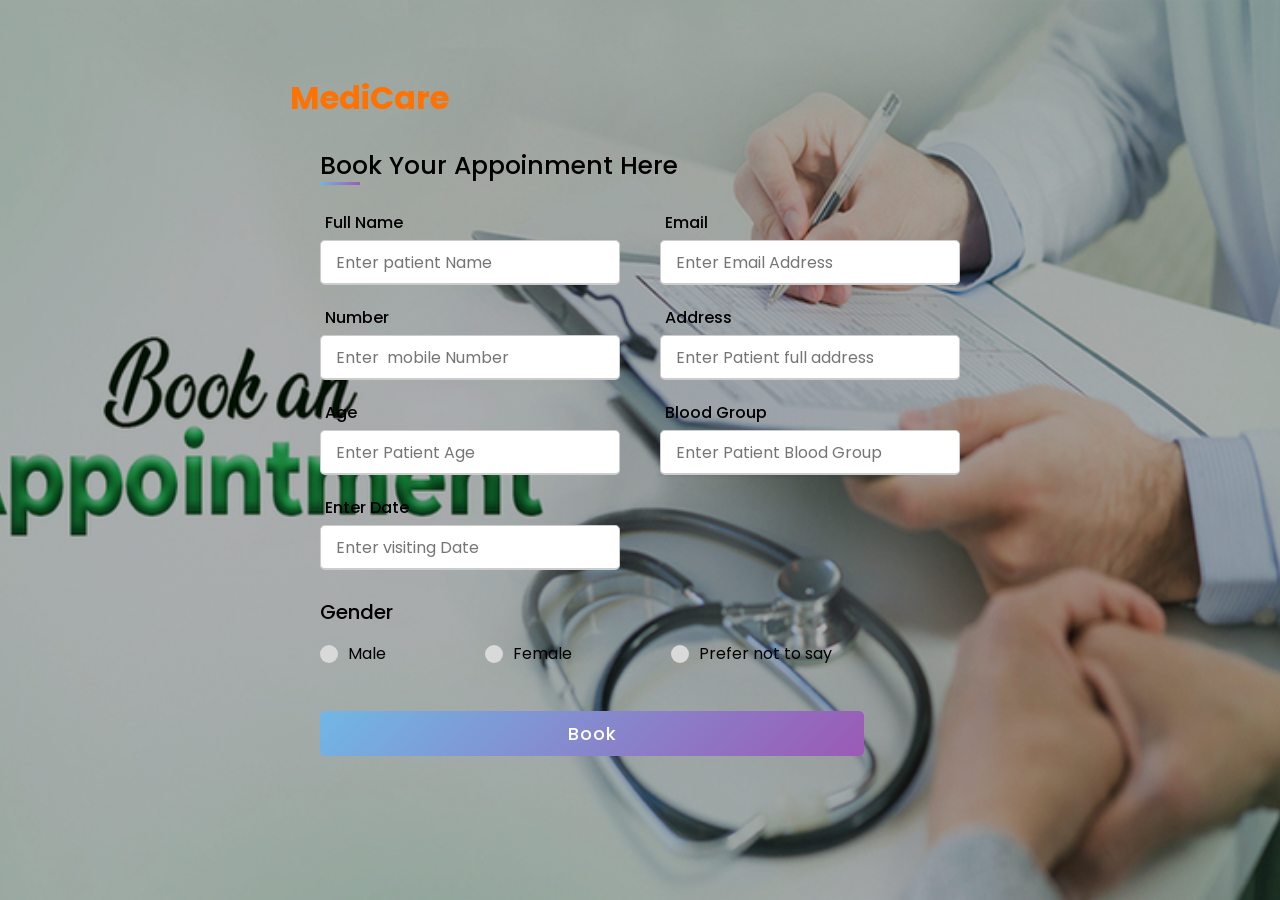
<file: Website/booking.html>
<!DOCTYPE html>
<html lang="en">
<head>
    <meta charset="UTF-8">
    <title>Appoinment Page</title>
    <link rel="stylesheet" href="booking.css">
    <meta name="viewport" content="width=device-width, initial-scale=1.0">
    
</head>
<body>
    <header class="header">
        <div  class="fas fa-heartbeat"></div>

        <div> <h1>MediCare</h1></div>


    <div class="container">
        <div class="title">Book Your Appoinment Here</div>
        <form action="#">
            <div class="user-details">
                <div class="input-box">
                    <span class="details"> Full Name </span>
                    <input type="text" placeholder="Enter patient Name" required>
                </div>
                <div class="input-box">
                    <span class="details"> Email </span>
                    <input type="text" placeholder="Enter Email Address" required>
                </div>
                <div class="input-box">
                    <span class="details"> Number </span>
                    <input type="text" placeholder="Enter  mobile Number" required>
                </div>
                <div class="input-box">
                    <span class="details"> Address </span>
                    <input type="text" placeholder="Enter Patient full address" required>
                </div>
                <div class="input-box">
                    <span class="details"> Age </span>
                    <input type="text" placeholder="Enter Patient Age" required>
                </div>
                <div class="input-box">
                    <span class="details">Blood Group </span>
                    <input type="text" placeholder="Enter Patient Blood Group" required>
                </div>
                <div class="input-box">
                    <span class="details"> Enter Date </span>
                    <input type="text" placeholder="Enter visiting Date " required>
                </div>
            </div>
            <div class="gender-details">
                <input type="radio" name="gender" id="dot-1">
                <input type="radio" name="gender" id="dot-2">
                <input type="radio" name="gender" id="dot-3">
                <span class="gender-title">Gender</span>
                <div class="category">
                    <label for="dot-1">
                        <span class="dot one"></span>
                        <span class="gender">Male</span>
                    </label>
                    <label for="dot-2">
                        <span class="dot two"></span>
                        <span class="gender">Female</span>
                    </label>
                    <label for="dot-3">
                        <span class="dot three"></span>
                        <span class="gender">Prefer not to say</span>
                    </label>
                </div>
            </div>
            <div class="button">
                <input type="submit" value="Book">
            </div>
        </form>
    </div>
    
</body>
</html>
</file>
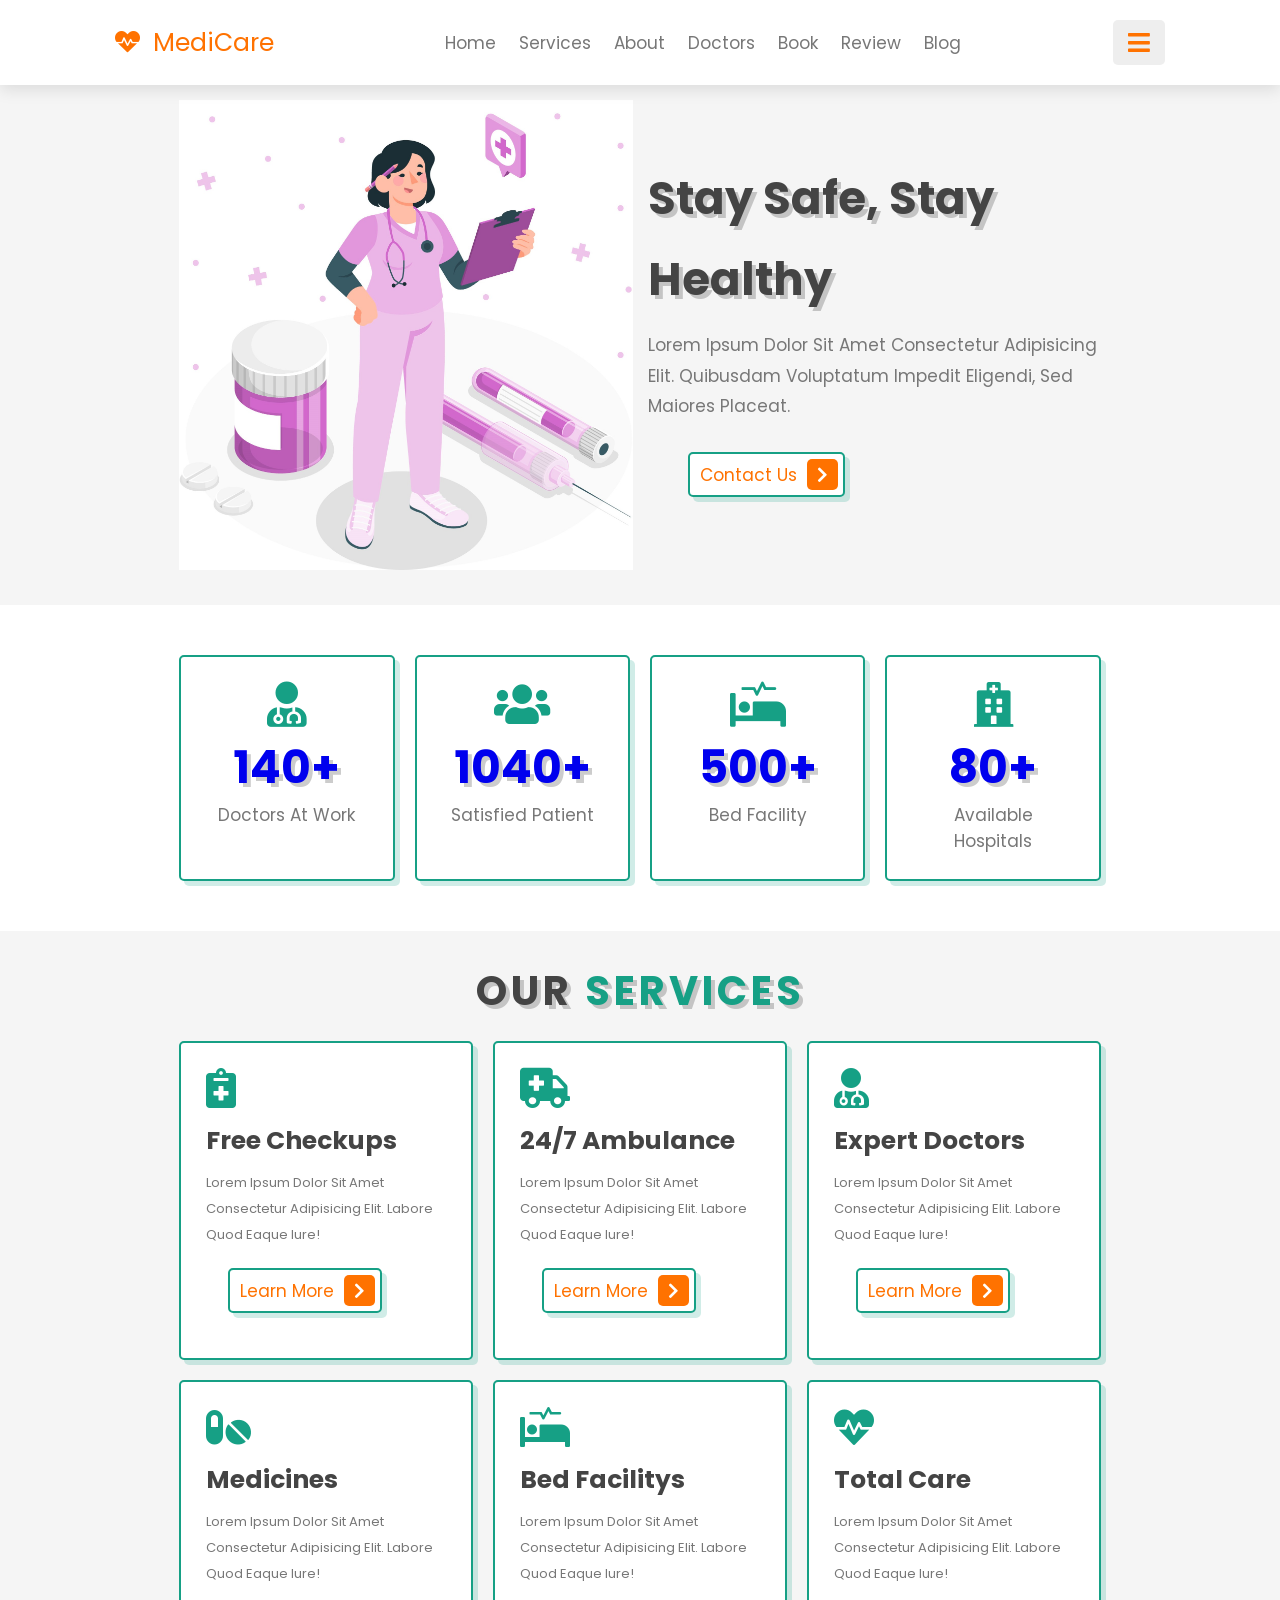
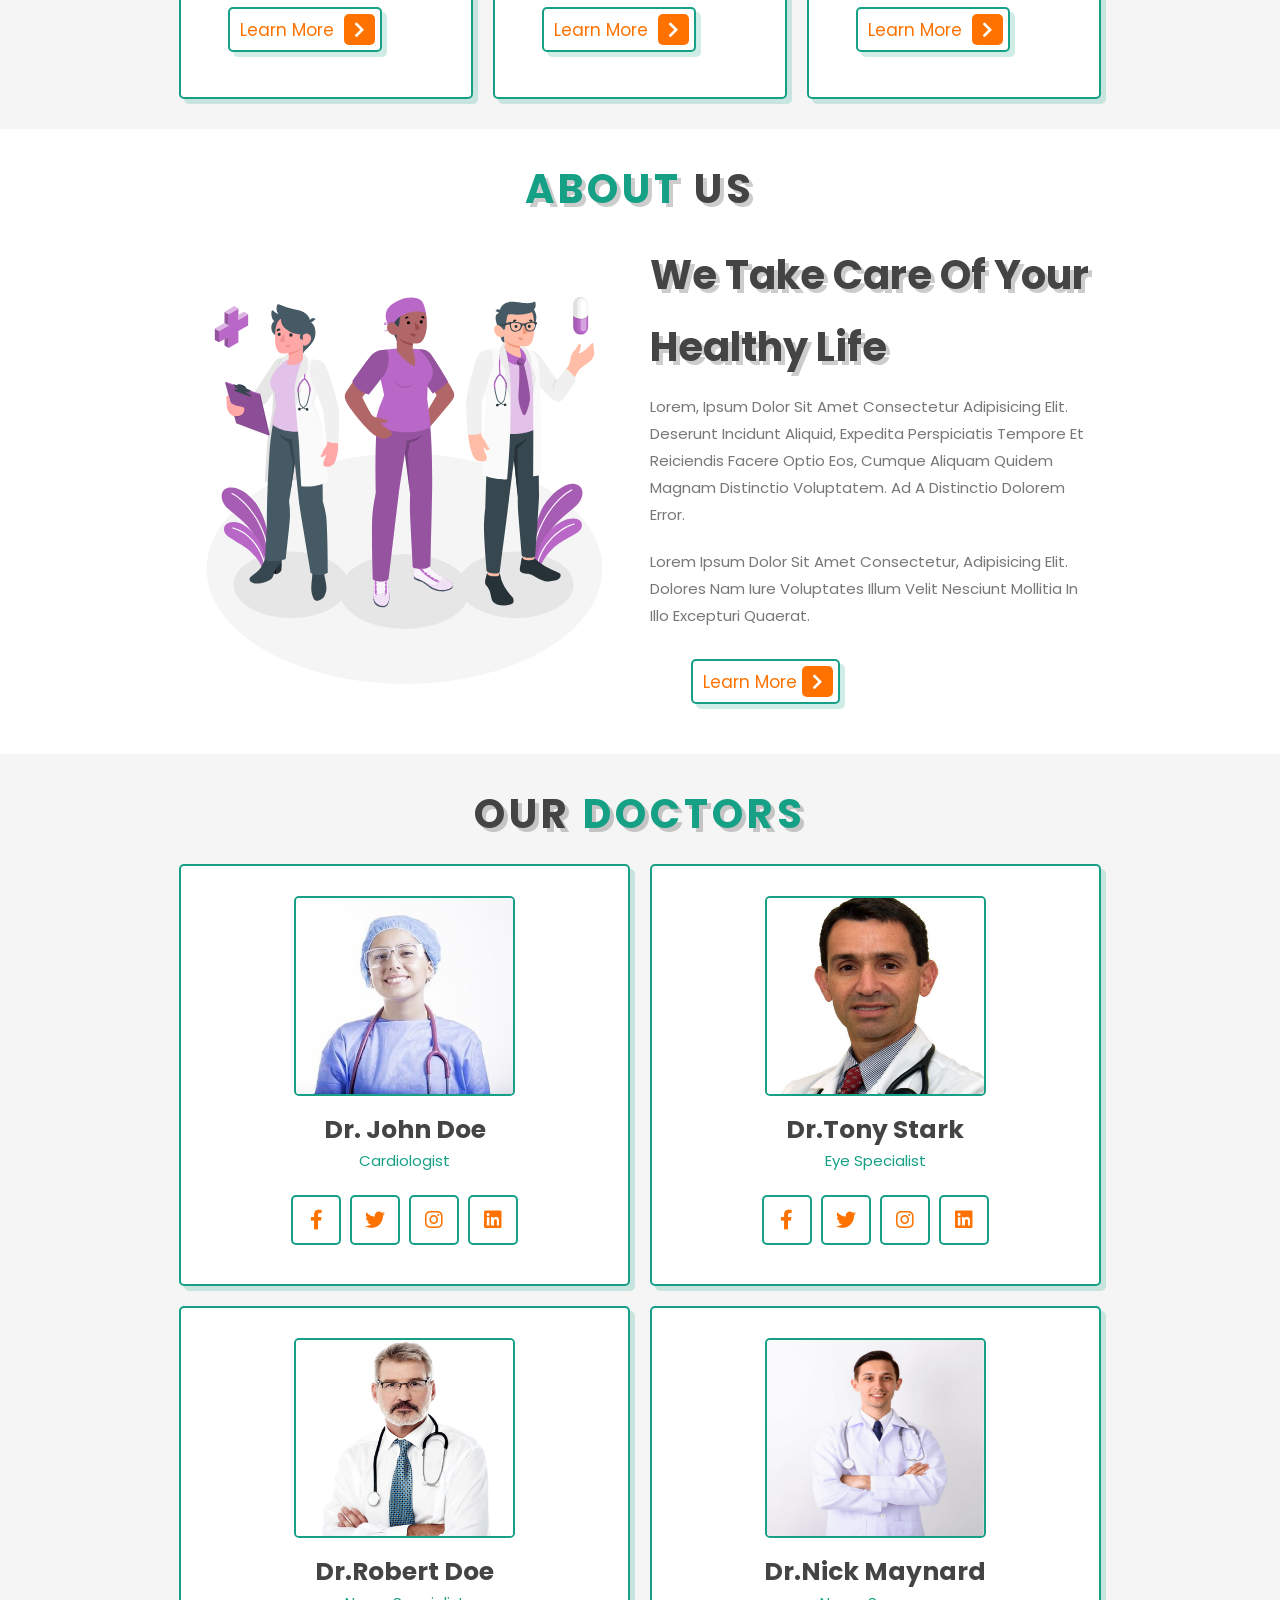
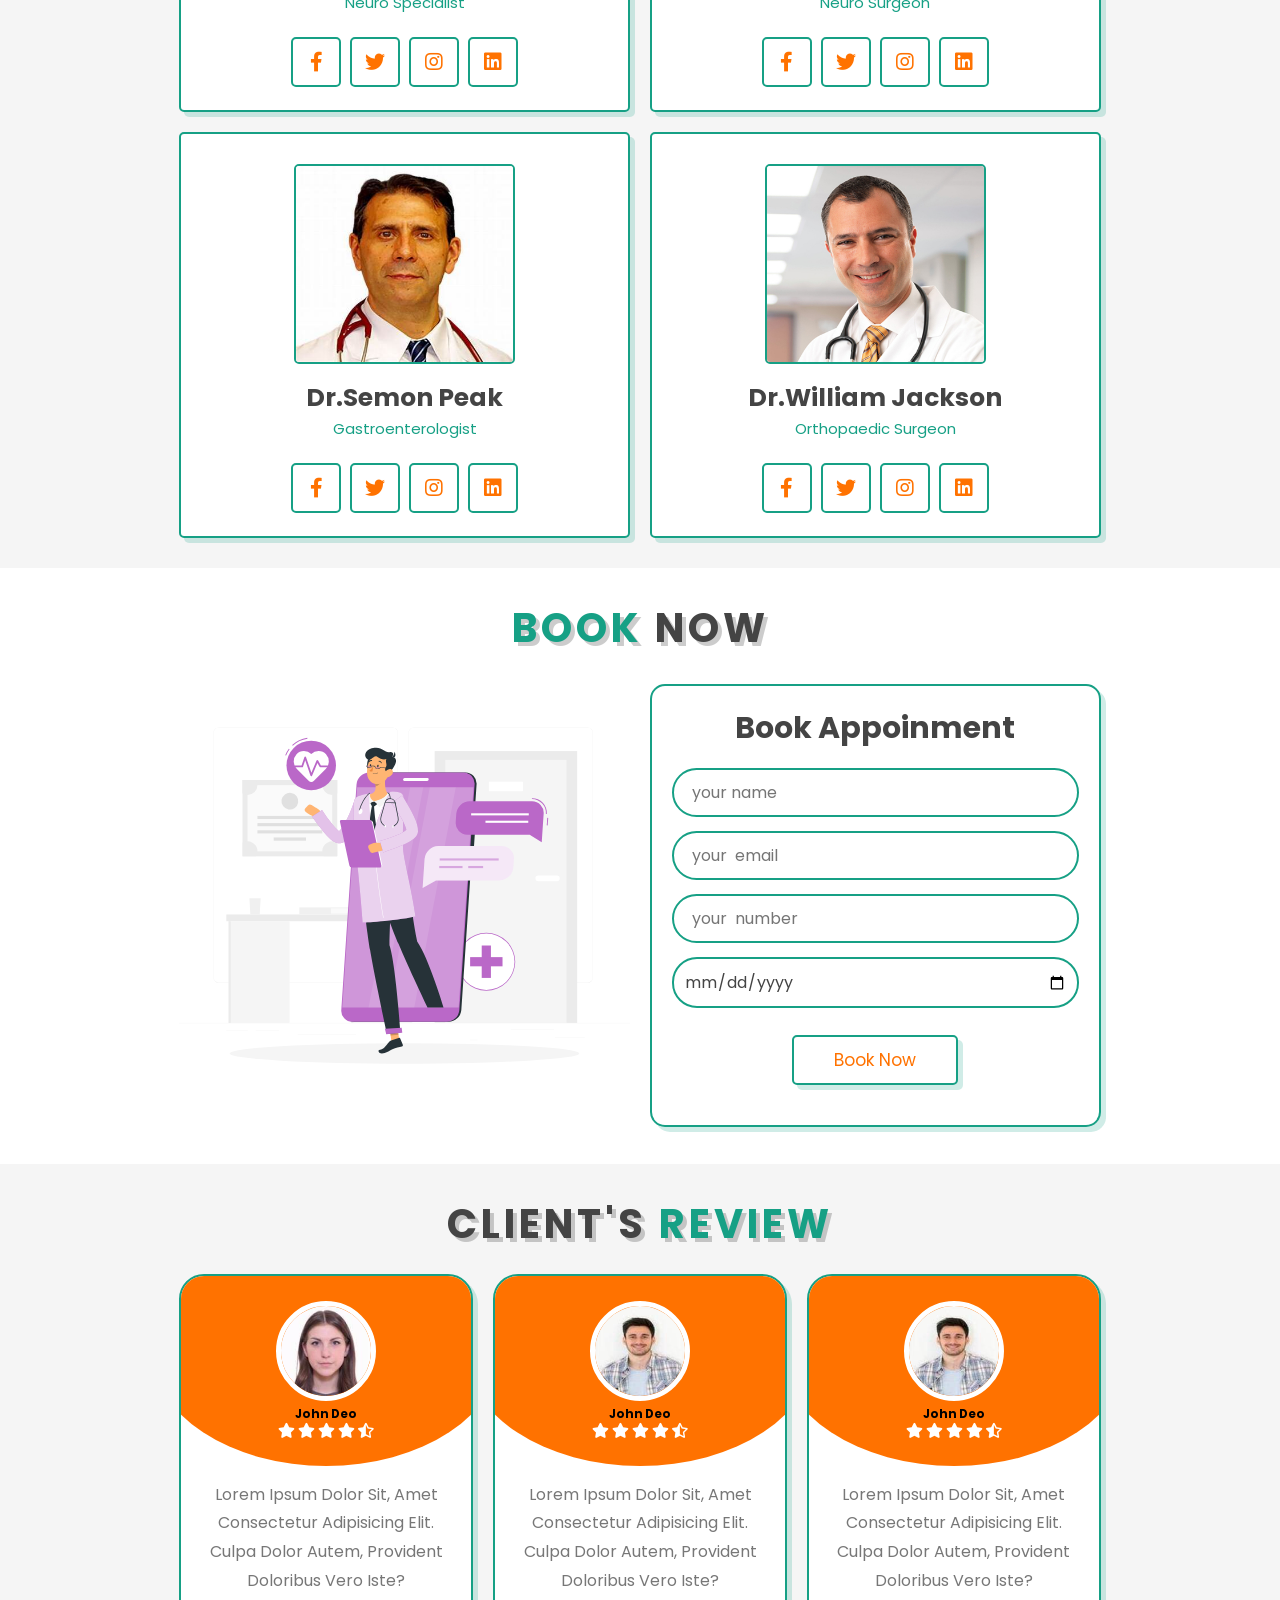
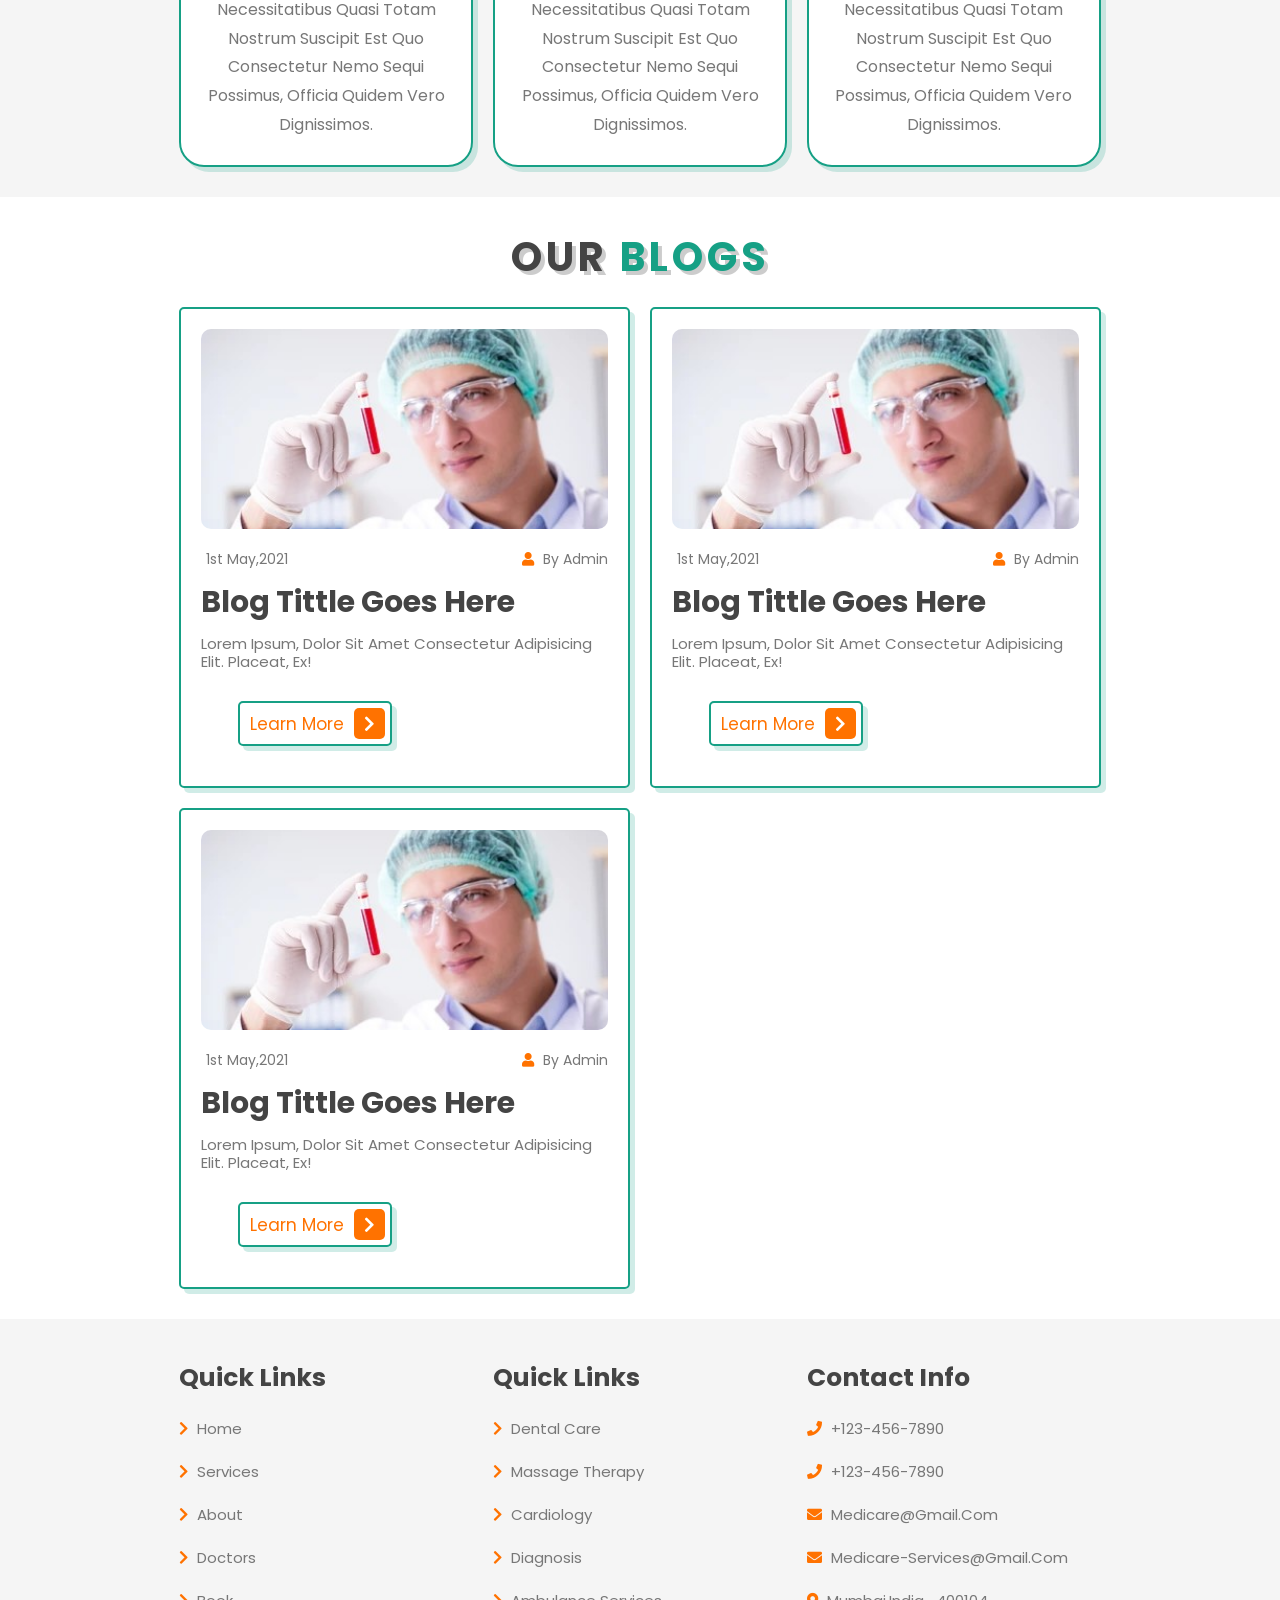
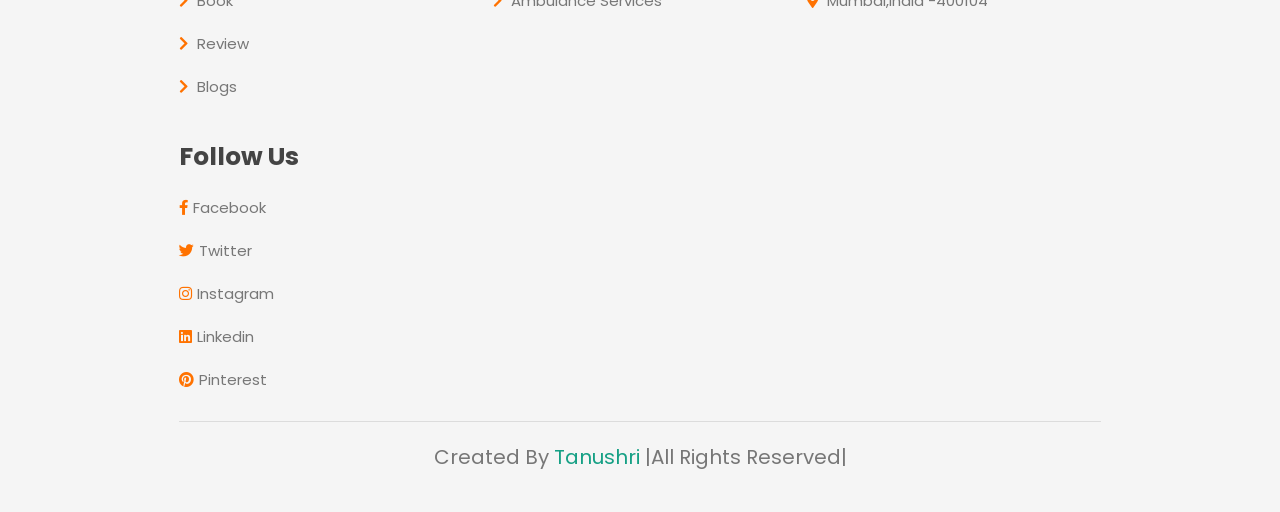
<file: Website/Main Page.html>
<!DOCTYPE html>
<html lang="en">
<head>
    <meta charset="UTF-8">
    <meta name="viewport" content="width=device-width, initial-scale=1.0">
    <title>Main Page</title>

    <!-- font awesome cdn link -->
    <link rel="stylesheet" href="https://cdnjs.cloudflare.com/ajax/libs/font-awesome/5.15.4/css/all.min.css">
    <link rel="stylesheet" href="Doctor.css">


</head>
<body>
    

<!-- header start -->
<header class="header">

<a href="#" class="logo"> <i class="fas fa-heartbeat">&nbsp;&nbsp;</i>MediCare </a>
<nav class="navbar">
    <a href="#home">Home</a>
    <a href="#services">Services</a>
    <a href="#about">About</a>
    <a href="#doctors">Doctors</a>
    <a href="#book">Book</a>
    <a href="#review">Review</a>
    <a href="#blogs">Blog</a>
</nav>

<div id="menu-btn" class="fas fa-bars"></div>

</header>
<!-- header end -->
<!-- home section start -->

<section class="home" id="home">

    <div class="image">
        <img src="5.jpg" alt="">
    </div>

    <div class="content">
        <h3>stay safe, stay healthy</h3>
        <p>Lorem ipsum dolor sit amet consectetur 
            adipisicing elit. Quibusdam voluptatum impedit eligendi, sed maiores placeat.</p>
            <a href="https://www.medicare.gov/talk-to-someone" class="btn">contact us <span class="fas fa-chevron-right"> </span></a>
    </div>

</section>
<!-- home section end -->


<!-- icons section start -->
<section class="icons-container">

    <div class="icons">
        <i class="fas fa-user-md"></i>
        <h3> <a href="https://www.practo.com/doctors?utm_source=corecard&utm_medium=referral&utm_campaign=practohomepage" target="_main">140+</a></h3>
    
        <p>doctors at work</p>
    </div>

    <div class="icons">
        <i class="fas fa-users"></i>
        <h3> <a href="https://journals.sagepub.com/doi/full/10.1177/23743735221079132" target="_main">1040+</a></h3>
        <p>satisfied patient</p>
    </div>

    <div class="icons">
        <i class="fas fa-procedures"></i>
        <h3> <a href="https://www.meddeygo.com/blog/hospital-beds-india/" target="_main">500+</a></h3>
        <p>bed facility</p>
    </div>



    <div class="icons">
        <i class="fas fa-hospital"></i>
        <h3> <a href="https://www.lpu.in/student_services/healthcare.php"target="_main">80+</a></h3>
        <p>available hospitals</p>
    </div>

</section>
<!-- icons section end -->

<!-- Services section start -->

<section class="services" id="services">
    <h1 class="heading"> our <span> services </span> </h1>
    <div class="box-container">

        <div class="box">
        <i class="fas fa-notes-medical"></i>
        <h3>free checkups</h3>
        <p>Lorem ipsum dolor sit amet consectetur adipisicing elit. Labore quod eaque iure!</p>
        <a href="https://www.meddcoambulance.com/" class="btn"> learn more <span class="fas fa-chevron-right"></span> </a>
        </div>
    
        <div class="box">
            <i class="fas fa-ambulance"></i>
            <h3>24/7 ambulance</h3>
            <p>Lorem ipsum dolor sit amet consectetur adipisicing elit. Labore quod eaque iure!</p>
            <a href="https://www.meddcoambulance.com/" class="btn"> learn more <span class="fas fa-chevron-right"></span> </a>

            </div>
        
            <div class="box">
                <i class="fas fa-user-md"></i>
                <h3>expert doctors</h3>
                <p>Lorem ipsum dolor sit amet consectetur adipisicing elit. Labore quod eaque iure!</p>
                <a href="https://www.practo.com/doctors?utm_source=corecard&utm_medium=referral&utm_campaign=practohomepage" class="btn"> learn more <span class="fas fa-chevron-right"></span> </a>
                </div>
    
                <div class="box">
                    <i class="fas fa-pills"></i>
                    <h3>medicines</h3>
                    <p>Lorem ipsum dolor sit amet consectetur adipisicing elit. Labore quod eaque iure!</p>
                    <a href="https://www.apollopharmacy.in/" class="btn"> learn more <span class="fas fa-chevron-right"></span> </a>
                    </div>
    
    
                    <div class="box">
                        <i class="fas fa-procedures"></i>
                        <h3>bed facilitys</h3>
                        <p>Lorem ipsum dolor sit amet consectetur adipisicing elit. Labore quod eaque iure!</p>
                        <a href="https://www.meddeygo.com/blog/hospital-beds-india/" class="btn"> learn more <span class="fas fa-chevron-right"></span> </a>
                        </div>
    
                        <div class="box">
                            <i class="fas fa-heartbeat"></i>
                            <h3>total care</h3>
                            <p>Lorem ipsum dolor sit amet consectetur adipisicing elit. Labore quod eaque iure!</p>
                            <a href="https://www.practo.com/healthfeed?utm_source=practo_home" class="btn"> learn more <span class="fas fa-chevron-right"></span> </a>
                            </div>
                    </div>

</section>
<!-- Services section end -->

<!-- About section start  -->

<section class="about" id="about">
    <h1 class="heading"><span>about</span> us </h1>

    <div class="row">

        <div class="image">
            <img src="6.svg" alt="">
        </div>

        <div class="content">
            <h3>We take care of your healthy life</h3>
            <p>Lorem, ipsum dolor sit amet consectetur adipisicing elit. Deserunt incidunt aliquid, expedita
                perspiciatis tempore et reiciendis facere optio eos, cumque aliquam quidem magnam distinctio
                voluptatem. Ad a distinctio dolorem error.</p>
                <p>Lorem ipsum dolor sit amet consectetur, adipisicing elit. Dolores nam iure voluptates illum
                    velit nesciunt mollitia in illo excepturi quaerat.</p>
            
                    <a href="https://www.medicare.gov/what-medicare-covers/your-medicare-coverage-choices/whats-medicare" class="btn">learn more<span class="fas fa-chevron-right"></span> </a>

        </div>
    </div>

</section>
<!-- about section end -->

<!-- Doctor section start -->

<section class="doctors" id="doctors">

    <h1 class="heading"> our <span>doctors</span></h1>
    <div class="box-container">

        <div class="box">
            <a href="booking.html"target="_main">
            <img src="sri1.jpg" alt=""></a>
            <h3>Dr. John Doe</h3>
            <span>cardiologist</span>
            <div class="share">
                <a href="https://www.facebook.com/" class="fab fa-facebook-f"></a>
                <a href="https://www.twitter.com/" class="fab fa-twitter"></a>
                <a href="https://www.instagram.com/" class="fab fa-instagram"></a>
                <a href="https://www.linkedin.com/" class="fab fa-linkedin"></a>
                
            </div><br>

        </div>

        <div class="box">
            <a href="booking.html"target="_main">
            <img src="sri7.jpg" alt=""></a>
            <h3>Dr.Tony Stark</h3>
            <span>eye specialist</span>
            <div class="share">
                <a href="https://www.facebook.com/" class="fab fa-facebook-f"></a>
                <a href="https://www.twitter.com/" class="fab fa-twitter"></a>
                <a href="https://www.instagram.com/" class="fab fa-instagram"></a>
                <a href="https://www.linkedin.com/" class="fab fa-linkedin"></a>
                
            </div><br>

        </div>

        <div class="box">
            <a href="booking.html"target="_main">
            <img src="sri3.jpg" alt=""></a>
            <h3>Dr.Robert Doe</h3>
            <span>neuro specialist</span>
            <div class="share">
                <a href="#" class="fab fa-facebook-f"></a>
                <a href="#" class="fab fa-twitter"></a>
                <a href="#" class="fab fa-instagram"></a>
                <a href="#" class="fab fa-linkedin"></a>
                
            </div>

        </div>

        <div class="box">
            <a href="booking.html"target="_main">
            <img src="sri4.png" alt=""></a>
            <h3>Dr.Nick Maynard</h3>
            <span>neuro surgeon</span>
            <div class="share">
                <a href="#" class="fab fa-facebook-f"></a>
                <a href="#" class="fab fa-twitter"></a>
                <a href="#" class="fab fa-instagram"></a>
                <a href="#" class="fab fa-linkedin"></a>
                
            </div>

        </div>

        <div class="box">
            <a href="booking.html"target="_main">
            <img src="sri5.jpg" alt=""></a>
            
            <h3>Dr.Semon Peak</h3>
            <span>gastroenterologist</span>
            <div class="share">
                <a href="#" class="fab fa-facebook-f"></a>
                <a href="#" class="fab fa-twitter"></a>
                <a href="#" class="fab fa-instagram"></a>
                <a href="#" class="fab fa-linkedin"></a>
                
            </div>

        </div>

        <div class="box">
            <a href="booking.html"target="_main">
            <img src="sri6.jpg" alt=""></a>
            <h3>Dr.William Jackson</h3>
            <span>orthopaedic surgeon</span>
            <div class="share">
                <a href="#" class="fab fa-facebook-f"></a>
                <a href="#" class="fab fa-twitter"></a>
                <a href="#" class="fab fa-instagram"></a>
                <a href="#" class="fab fa-linkedin"></a>
                
            </div>
        </div>
    </div>

</section>
<!-- Doctor section end -->

<!-- booking section start -->

<section class="book" id="book">

    <h1 class="heading"> <span>book</span> now </h1>

    <div class="row">

        <div class="image">
            <img src="sri8.svg" alt="">
            
        </div>

        <form action="">
            <h3>book appoinment</h3>
            <input type="text" placeholder="  your name" class="box">
            <input type="email" placeholder="  your  email " class="box">
            <input type="number" placeholder="  your  number" class="box">
            
            <input type="date" class="box">
            <input  type="submit" value="book now" class="btn">
            
        </form>
    </div>
</section>
<!-- booking section end -->

<!-- Review section start  -->

<section class="review" id="review">
<h1 class="heading">client's <span>review</span> </h1>
<div class="box-container">
    <div class="box">
        <img src="rim1.jpg" alt="">
        <h3>John deo</h3>
        <div class="stars">
            <i class="fas fa-star"></i>
            <i class="fas fa-star"></i>
            <i class="fas fa-star"></i>
            <i class="fas fa-star"></i>
            <i class="fas fa-star-half-alt"></i>
        </div>
        <p class="text">Lorem ipsum dolor sit, amet consectetur adipisicing elit. 
            Culpa dolor autem, provident doloribus vero iste? Necessitatibus quasi 
            totam nostrum suscipit est quo consectetur nemo sequi possimus, officia quidem vero dignissimos.</p>


    </div>

    <div class="box">
        <img src="rim2.jpg" alt="">
        <h3>John deo</h3>
        <div class="stars">
            <i class="fas fa-star"></i>
            <i class="fas fa-star"></i>
            <i class="fas fa-star"></i>
            <i class="fas fa-star"></i>
            <i class="fas fa-star-half-alt"></i>
        </div>
        <p class="text">Lorem ipsum dolor sit, amet consectetur adipisicing elit.
            Culpa dolor autem, provident doloribus vero iste? Necessitatibus quasi 
            totam nostrum suscipit est quo consectetur nemo sequi possimus, officia quidem vero dignissimos.</p>
        

    </div>


    <div class="box">
        <img src="rim2.jpg" alt="">
        <h3>John deo</h3>
        <div class="stars">
            <i class="fas fa-star"></i>
            <i class="fas fa-star"></i>
            <i class="fas fa-star"></i>
            <i class="fas fa-star"></i>
            <i class="fas fa-star-half-alt"></i>
        </div>
        <p class="text">Lorem ipsum dolor sit, amet consectetur adipisicing elit.
            Culpa dolor autem, provident doloribus vero iste? Necessitatibus quasi 
            totam nostrum suscipit est quo consectetur nemo sequi possimus, officia quidem vero dignissimos.</p>
        

    </div>
</div>

</section>
<!-- Review section end -->
<!-- blogs section start -->
<section class="blogs" id="blogs">
    <h1 class="heading"> our <span>blogs</span> </h1>

    <div class="box-container">

        <div class="box">
            <div class="image">
                <img src="sri9.jpg" alt="" />
            
            </div>
            <div class="content">
                <div class="icon">
                    <a href="#"> <i class="fas fa-calender"></i>1st may,2021</a>
                    <a href="#"> <i class="fas fa-user"></i> by admin </a>
                </div>
                <h3>blog tittle goes here</h3>
                <p>Lorem ipsum, dolor sit amet consectetur adipisicing elit. Placeat, ex!</p>
                <a href="https://www.healthaffairs.org/topic/pt_40" class="btn">learn more <span class="fas fa-chevron-right"></span> </a>
            </div>
        </div>

        <div class="box">
            <div class="image">
                <img src="sri9.jpg" alt="" />
            
            </div>
            <div class="content">
                <div class="icon">
                    <a href="#"> <i class="fas fa-calender"></i>1st may,2021</a>
                    <a href="#"> <i class="fas fa-user"></i> by admin </a>
                </div>
                <h3>blog tittle goes here</h3>
                <p>Lorem ipsum, dolor sit amet consectetur adipisicing elit. Placeat, ex!</p>
                <a href="https://www.healthaffairs.org/topic/pt_40" class="btn">learn more <span class="fas fa-chevron-right"></span> </a>
            </div>
        </div>

        <div class="box">
            <div class="image">
                <img src="sri9.jpg" alt="" />
            
            </div>
            <div class="content">
                <div class="icon">
                    <a href="#"> <i class="fas fa-calender"></i>1st may,2021</a>
                    <a href="#"> <i class="fas fa-user"></i> by admin </a>
                </div>
                <h3>blog tittle goes here</h3>
                <p>Lorem ipsum, dolor sit amet consectetur adipisicing elit. Placeat, ex!</p>
                <a href="https://www.healthaffairs.org/topic/pt_40" class="btn">learn more <span class="fas fa-chevron-right"></span> </a>
            </div>
        </div>



















    </div>
</section>  

<!-- blogs section end -->
<!-- footer section start -->
<section class="footer">
    <div class="box-container">
        <div class="box">
            <h3>quick links</h3>
            <a href="#"> <i class="fas fa-chevron-right"></i> home </a>
            <a href="#"> <i class="fas fa-chevron-right"></i> services </a>
            <a href="#"> <i class="fas fa-chevron-right"></i> about </a>
            <a href="#"> <i class="fas fa-chevron-right"></i> doctors </a>
            <a href="#"> <i class="fas fa-chevron-right"></i> book </a>
            <a href="#"> <i class="fas fa-chevron-right"></i> review </a>
            <a href="#"> <i class="fas fa-chevron-right"></i> blogs </a>
        
        
        
        </div>



        <div class="box">
            <h3>quick links</h3>
            <a href="#"> <i class="fas fa-chevron-right"></i> dental care </a>
            <a href="#"> <i class="fas fa-chevron-right"></i> massage therapy </a>
            <a href="#"> <i class="fas fa-chevron-right"></i> cardiology </a>
            <a href="#"> <i class="fas fa-chevron-right"></i> diagnosis </a>
            <a href="#"> <i class="fas fa-chevron-right"></i> ambulance services </a>
            
        
        </div>

        <div class="box">
            <h3>contact info</h3>
            <a href="#"> <i class="fas fa-phone"></i> +123-456-7890 </a>
            <a href="#"> <i class="fas fa-phone"></i> +123-456-7890 </a>
            <a href="#"> <i class="fas fa-envelope"></i> medicare@gmail.com </a>
            <a href="#"> <i class="fas fa-envelope"></i> medicare-services@gmail.com </a>
            <a href="#"> <i class="fas fa-map-marker-alt"></i> mumbai,india -400104</a>
        </div>

        <div class="box">
            <h3>follow us</h3>
            <a href="https://www.facebook.com/medicare"> <i class="fab fa-facebook-f"></i>facebook</a>
            <a href="https://www.twitter.com/medicare"> <i class="fab fa-twitter"></i>twitter</a>
            <a href="https://www.instagram.com/medicare"> <i class="fab fa-instagram"></i>instagram</a>
            <a href="https://www.linkedin.com/medicare"> <i class="fab fa-linkedin"></i>linkedin</a>
            <a href="https://www.pinterest/medicare"> <i class="fab fa-pinterest"></i>pinterest</a>
            
            
        </div>

    </div>
    <div class="credit"> created by <span>Tanushri</span> |all rights reserved| </div>
</section>







<!-- footer section start -->








<!-- custom js file -->
<script src="script.js"></script>

</body>
</html>
</file>
<file: Website/booking.css>
@import url('https://fonts.googleapis.com/css2?family=Poppins:wght@100;200;300;400;500;600,700&display=swap');
*{
    margin: 0;
    padding: 0;
    box-sizing: border-box;
    font-family: 'Poppins',sans-serif;
}
body{
    display: flex;
    height: 100vh;
    justify-content: center;
    align-items: center;
    padding: 30px;
    background: linear-gradient(to top, rgba(0, 0, 0, 0.3)50%,rgba(0,0,0,0.3)50%), url(ap2.jpg);
    background-position: center;
    background-size: cover;
    height: 100vh;
}
.header h1{
    color: #ff7200;
}


    /* background: linear-gradient(135deg, #71b7e6, #9b59b6);
} */

.container{
    max-width: 700px;
    width: 100%;
    background:transparent;
    padding: 25px 30px;
    border-radius: 5px;
}

.container .title{
    font-size: 25px;
    font-weight: 500;
    position: relative;

}

.container .title::before{
    content: '';
    position: absolute;
    left: o;
    bottom: 0;
    height: 3px;
    width: 40px;
    background: linear-gradient(135deg, #71b7e6, #9b59b6);

}.container form .user-details{
    display: flex;
    flex-wrap: wrap;
    justify-content: space-between;
    margin: 20px 0 12px 0;


}

form .user-details .input-box{
    margin-bottom: 15px;

    width: calc(100% / 2 - 20px);
}
.user-details .input-box .details{
    display: block;
    font-weight: 500;
    margin: 5px;


}
.user-details .input-box input{
    height: 45px;
    width: 100%;
    outline: none;
    border-radius: 5px;
    border: 1px solid #ccc;
    padding-left: 15px;
    font-size: 16px;
    font-weight: none;
    border-bottom-width: 2px;
    transition: all 0.3s ease;

}


.user-details .input-box input:focus,
.user-details .input-box input:valid{
    border-color: #9b59b6;
}
form .gender-details .gender-title{
    font-size: 20px;
    font-weight: 500;
}

form .gender-details .category{
    display: flex;
    width: 80%;
    margin:14px 0;
    justify-content: space-between;
    

}

.gender-details .category label{
    display: flex;
    align-items: center;

}
.gender-details .category .dot{
    height: 18px;
    width: 18px;
    background: #d9d9d9;
    border-radius: 50%;
    margin-right: 10px;
    border: 5px solid transparent ;
}
#dot-1:checked ~ .category label .one,
#dot-2:checked ~ .category label .two,
#dot-3:checked ~ .category label .three{
    border-color:#d9d9d9 ;
    background: #9b59b6;
}

form input[type="radio"]{
    display: none;

}

form .button{
    height: 45px;
    margin: 45px 0;
}
form .button input{
    height: 100%;
    width:85%;
    outline: none;
    color: white;
    border: none;
    font-size: 18px;
    font-weight: 500;
    border-radius: 5px;
    letter-spacing: 1px;
    background: linear-gradient(135deg, #71b7e6, #9b59b6);
    
}

form .button input:hover{
    background: linear-gradient(-135deg, #71b7e6, #9b59b6);
    
}
@media screen and (max-width: 548px) {
    .container{
        max-width: 100%;
    }
    form .user-details .input-box{
        margin-bottom: 15px;
        width: 100%;
    }
    form .gender-details .category{
        width: 100%;
    }
    .container form .user-details{
        max-height:  300px; 
        overflow-y:scroll ;
    }
    .user-details::-webkit-scrollbar{
        width: 0;
    }

}
</file>
<file: Website/Doctor.css>
@import url('https://fonts.googleapis.com/css2?family=Poppins:wght@100;200;300;400;500;600,700&display=swap');
:root{
    --green:#16a085;
    --black:#444;
    --light-color:#777;
    --box-shadow: .5rem .5rem 0 rgba(22, 160, 133, .2);
    --text-shadow: .4rem .4rem 0 rgba(0, 0, 0, .2);
    --border:.2rem solid var(--green);
}
*{
    font-family: 'Poppins', sans-serif;
    margin:0; padding: 0;
    box-sizing: border-box;
    outline: none; border: none;
    text-transform: capitalize;
    transition: all .2s ease-out;
    text-decoration: none;
}

html{
    font-size: 62.5%;
    scroll-behavior: smooth;
    overflow-x: hidden;
    scroll-padding-top: 7rem;
}

section{
    padding:3rem 14%;
}
section:nth-child(even){
    background: #f5f5f5;
}



.heading{
    text-align: center;
    padding-bottom: 2rem;
    text-shadow: var(--text-shadow);
    text-transform: uppercase;
    color:var(--black) ;
    font-size: 4rem;
    letter-spacing: .4rem;
}

.heading span{
    text-transform: uppercase;
    color:var(--green);
}


.btn{
    display: inline-block;
    margin: 2rem 9%;
    padding: .5rem;
    padding-left: 1rem;
    border: var(--border);
    border-radius: .5rem;
    box-shadow: var(--box-shadow);
    color:#ff7200;
    cursor: pointer;
    font-size: 1.7rem;
    background: #fff;

}
.btn span{
    padding: .7rem 1rem;
    border-radius: .5rem;
    background: #ff7200;
    color: #fff;
    margin-left: .5rem;
}

.btn:hover{
    background: #ff7200;
    color: #fff;
}

.btn:hover span{
    color: #ff7200;
    background: #fff;
    margin-left: 1rem;
}

.header{
    padding:2rem 9%;
    position: fixed;
    top: 0; left: 0; right: 0;
    z-index: 1000;
    box-shadow: 0 .5rem 1.5rem rgba(0, 0, 0, .1);
    display: flex;
    align-items: center;
    justify-content: space-between;
    background: #fff;
    }

    .header .logo {
        font-size: 2.5rem;
        color: #ff7200;
    }

    .header.logo i{
        color: var(--green);
    }

    .header .navbar a{
        font-size: 1.7rem;
        color: var(--light-color);
        margin-left: 2rem;
    }

    .header .navbar a:hover{
        color: #ff7200;
    }

    #menu-btn{
        font-size: 2.5rem;
        border-radius: .5rem;
        background: #eee;
        color: #ff7200;
        padding: 1rem 1.5rem;
        cursor: pointer;
    }
    .home{
        display: flex;
        align-items: center;
        flex-wrap: wrap;
        gap: 1.5rem;
        padding-top: 10rem;
    }

    .home .image{
        flex: 1 1 45rem;
    }


    .home .image img{
        width: 100%;
    }
    .home .content{
        flex: 1 1 45rem;
    }

    .home .content h3{
        font-size: 4.5rem;
        color: var(--black);
        line-height: 1.8;
        text-shadow:  var(--text-shadow);
    }

    .home .content p{
        font-size: 1.7rem;
        color: var(--light-color);
        line-height: 1.8;
        padding: 1rem 0;
    }

    .icons-container{
        display: grid;
        gap:2rem;
        grid-template-columns: repeat(auto-fit, minmax(20rem,1fr));
        padding-top: 5rem;
        padding-bottom: 5rem;
    }

    .icons-container .icons{
        border: var(--border);
        box-shadow: var(--box-shadow);
        border-radius: .5rem;
        text-align: center;
        padding: 2.5rem;
    }

    .icons-container .icons i{
        font-size: 4.5rem;
        color: var(--green);
        padding-bottom: .7rem;
    }

    .icons-container .icons h3{
        font-size: 4.5rem;
        color: var(--black);
        padding-bottom: .5rem 0;
        text-shadow: var(--text-shadow);
    
    }

    .icons-container .icons p{
        font-size: 1.7rem;
        color: var(--light-color);
        
    }

    .services .box-container{
        display: grid;
        grid-template-columns: repeat(auto-fit, minmax(27rem, 1fr));
        gap:2rem;
    }

    .services .box-container .box{
        background: #fff;
        border-radius: .5rem;
        box-shadow: var(--box-shadow);
        border:var(--border);
        padding: 2.5rem;
    }
    .services .box-container .box i{
        color: var(--green);
        font-size: 4rem;
        padding-bottom: .4rem;

    }
    .services .box-container .box h3{
        color: var(--black);
        font-size: 2.5rem;
        padding: 1rem 0;
        
    }
    .services .box-container .box p{
        color: var(--light-color);
        font-size: 1.3rem;
        line-height: 2;
    }

    .about .row{
        display: flex;
        align-items: center;
        flex-wrap: wrap;
        gap:2rem;
    }

    .about .row .image{
        flex:1 1 45rem;
    }

    .about .row .image img{
        width: 100%;
    }

    .about .row .content{
        flex: 1 1 45rem;
    }

    .about .row .content h3{
        color:var(--black);
        text-shadow: var(--text-shadow);
        font-size: 4rem;
        line-height: 1.8;

    }

    .about .row .content p{
        color:var(--light-color);
        padding: 1rem 0;
        font-size: 1.5rem;
        line-height: 1.8;
    }

    .doctors .box-container{
        display: grid;
        grid-template-columns: repeat(auto-fit, minmax(30rem, 1fr));
        gap:2rem;
    }

    .doctors .box-container .box{
        text-align: center;
        background: #fff;
        border-radius: .5rem;
        border: var(--border);
        box-shadow: var(--box-shadow);
        padding: 2rem;
    }

    .doctors .box-container .box img{
        height: 20rem;
        border: var(--border);
        border-radius: .5rem;
        margin-top: 1rem;
        margin-bottom: 1rem;
    }

    .doctors .box-container .box h3{
        color: var(--black);
        font-size: 2.5rem;
    }

    .doctors .box-container .box span{
        color: var(--green);
        font-size: 1.5rem;
    }

    .doctors .box-container .box .share{
        padding-top: 2rem;
    }

    

    .doctors .box-container .box .share a{
        height: 5rem;
        width: 5rem;
        line-height: 4.5rem;
        font-size: 2rem;
        color:#ff7200 ;
        border-radius: .5rem;
        border: var(--border);
        margin: .3rem;

    }

    .doctors .box-container .box .share a:hover{
        background:#ff7200 ;
        color: #fff;
        box-shadow: var(--box-shadow);

    }


    .book .row{
        display: flex;
        align-items: center;
        flex-wrap: wrap;
        gap:2rem;
    }

    .book .row .image{
        flex: 1 1 45rem;
    }

    .book .row .image img{
        width: 100%;

    }

    .book .row form{
        flex: 1 1 45rem;
        background: #fff;
        border: var(--border);
        box-shadow: var(--box-shadow);
        text-align: center;
        padding:2rem;
        border-radius: 1.5rem;

    }

    .book .row form h3{
        color: var(--black);
        padding-bottom: 1rem ;
        font-size: 3rem;

    }

    .book .row form .box{
        width: 100%;
        margin: .7rem 0;
        border-radius:2.5rem ;
        border: var(--border);
        font-size: 1.6rem;
        color: var(--black);
        text-transform: none;
        padding: 1rem;

    }


    .book .row form .btn{
        padding: 1rem 4rem;
    }

    .review .box-container{
        display: grid;
        grid-template-columns: repeat(auto-fit, minmax(27rem, 1fr));
        gap: 2rem;}
        
        

    .review .box-container .box{
        border: var(--border);
        box-shadow: var(--box-shadow);
        border-radius: 2.5rem;
        padding:  2.5rem;
        
        background: #fff;
        text-align: center;
        position: relative;
        overflow: hidden;
        z-index: 0;
        

    } 
.review .box-container .box img{
        height: 10rem;
        width: 10rem;
        border-radius: 50%;
        object-fit: cover;
        border: .5rem solid #fff;
    } 


    .review .box-container .box .stars i{
        color: #fff;
        font-size: 1.5rem;

    }
    .review .box-container .box .text{
        color: var(--light-color);
        line-height: 1.8;
        font-size: 1.6rem;
        padding-top: 4rem;
    }

    .review .box-container .box::before{
        content: '';
        position: absolute;
        top: -4rem; left: 50%;
        transform: translateX(-50%);
        background: #ff7200 ;
        border-bottom-left-radius: 50%;
        border-bottom-right-radius: 50%;
        height: 23rem;
        width: 120%;
        z-index: -1;
    }

    .blogs .box-container{
        display: grid;
        grid-template-columns: repeat(auto-fit, minmax(30rem, 1fr));
        gap: 2rem;
    }


    .blogs .box-container .box{
        border:var(--border);
        box-shadow: var(--box-shadow);
        border-radius: .5rem;
        padding: 2rem;
    }

    .blogs .box-container .box .image{
        height: 20rem;
        overflow: hidden;
        border-radius: 1rem;
    }

    .blogs .box-container .box .image img{
        height: 100%;
        width: 100%;
        object-fit: cover;
    }

    .blogs .box-container .box:hover .image img{
        transform: scale(1.2);

    }

    .blogs .box-container .box .content{
        padding-top: 1rem;
    }

    .blogs .box-container .box .content .icon{
        padding: 1rem 0;
        display: flex;
        align-items: center;
        justify-content: space-between;
    }

    .blogs .box-container .box .content .icon a{
        font-size: 1.4rem;
        color: var(--light-color);
    }



    .blogs .box-container .box .content .icon a:hover i{
        color: #ff7200;
        
    }

    .blogs .box-container .box .content .icon a i{
        padding-right: .5rem;
        color: #ff7200;
    }


    .blogs .box-container .box .content h3{
        color: var(--black);
        font-size: 3rem;
    }

    .blogs .box-container .box .content p{
        color: var(--light-color);
        font-size: 1.5rem;
        line-height: 1.8rem;
        padding:1rem 0;
    }

    .footer .box-container{
        display: grid;
        grid-template-columns: repeat(auto-fit, minmax(22rem, 1fr));
        gap: 2rem;
    }


    .footer .box-container .box h3{
        font-size: 2.5rem;
        color: var(--black);
        padding:1rem 0 ;
    }

    .footer .box-container .box a{
        display: block;
        font-size: 1.5rem;
        color: var(--light-color);
        padding:1rem 0 ;
    }

    .footer .box-container .box a i{
        padding-right: .5rem;
        color: #ff7200;

    }

    .footer .box-container .box a:hover i{
        padding-right: 2rem;

    }

    .footer .credit{
        padding: 1rem;
        padding-top: 2rem;
        margin-top: 2rem;
        text-align: center;
        font-size: 2rem;
        color: var(--light-color);
        border-top: .1rem solid rgba(0, 0, 0, .1);
    }

    .footer .credit span{
        color:var(--green);
    }

    


























    /* media queries */
    @media (max-width: 991px){

        html{
            font-size: 55%;
        }

        .header{
            padding: 2rem;
        }
        section{
            padding: 2rem;
            
        }
    }

/* 3bar */
    @media (max-width: 768px){
        #menu-btn{
            display: initial;
        }

        .header .navbar{
            position: absolute;
            top:115%; right: 2rem;
            border-radius: .5rem;
            box-shadow: var(--box-shadow);
            width: 30rem;
            border: var(--border);
            background: #fff;
            transform: scale(0);
            opacity: 0;
            transform-origin: top right;
            transition: none;

        }

        .header .navbar.active{

            transform: scale(1);
            opacity: 1;
            transition: .2s ease-out;

        }
        .header .navbar a{
            font-size: 2rem;
            display: block;
            margin: 2.5rem;

        }
    
    }

    @media (max-width:450px){

        html{
            font-size: 50%;
        }

        }
</file>
